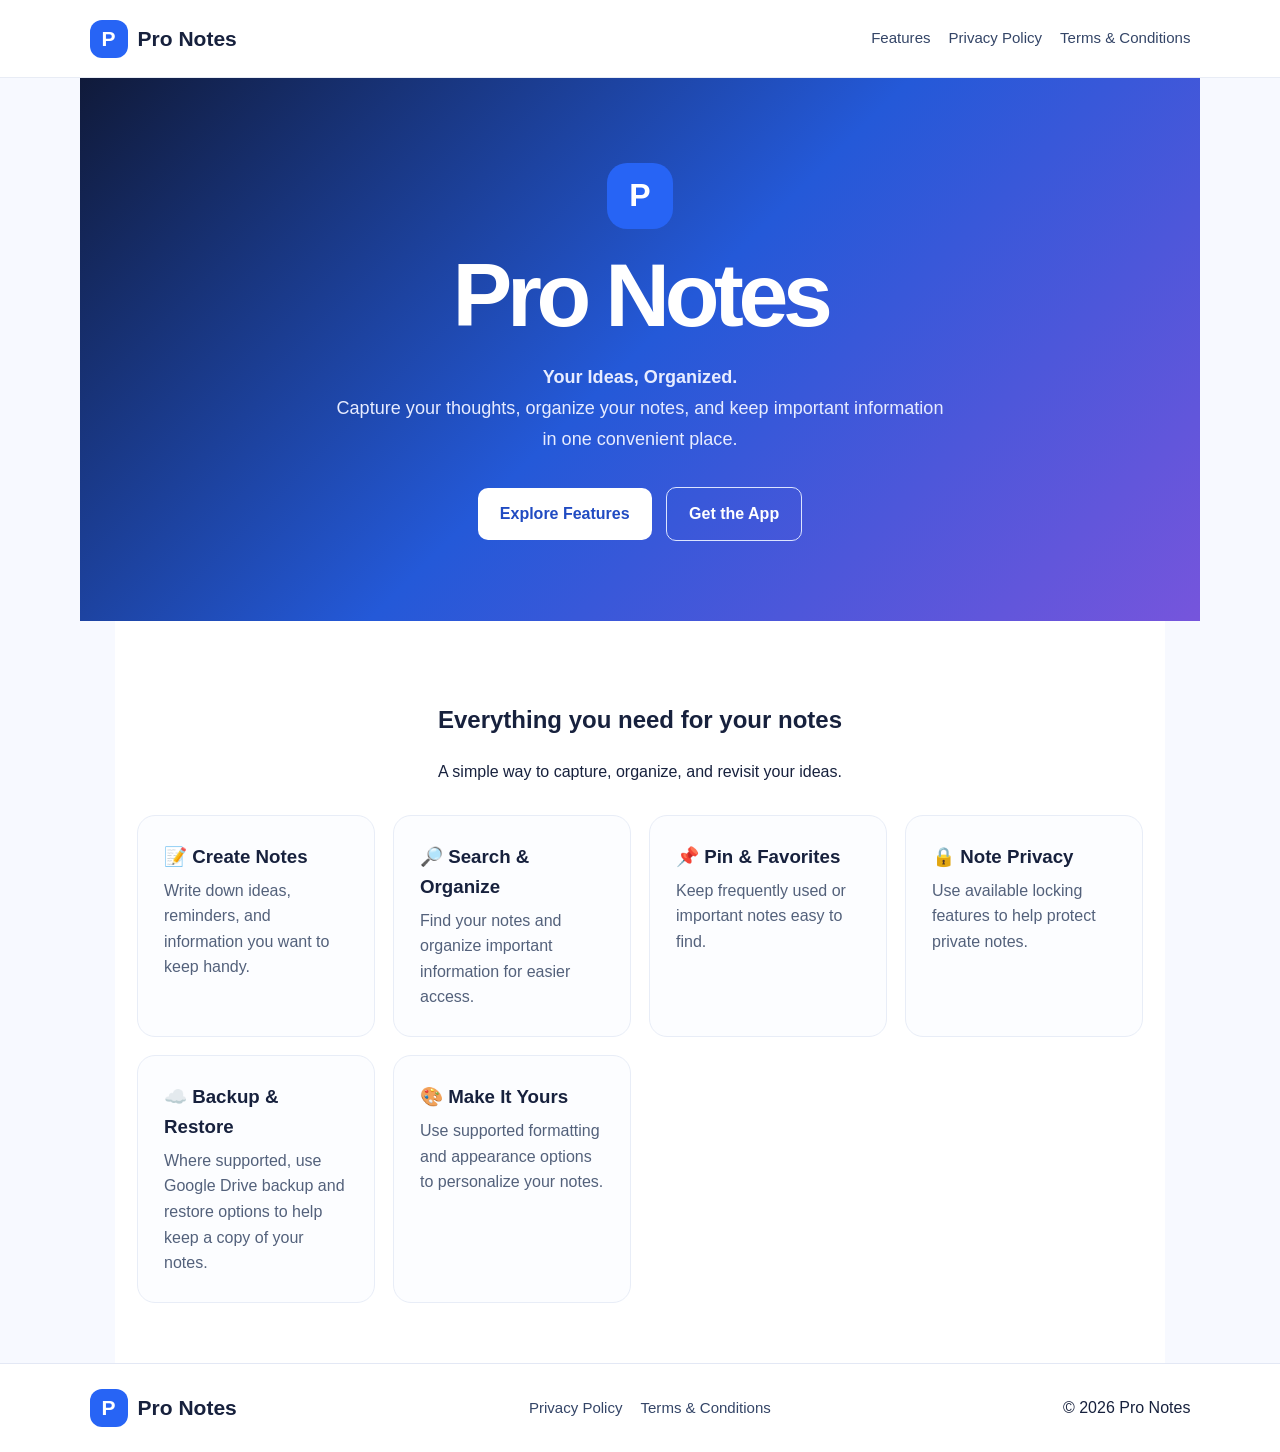
<file: index.html>
<!doctype html>
<html lang="en">
<head>
  <meta charset="utf-8">
  <meta name="viewport" content="width=device-width, initial-scale=1">
  <meta name="theme-color" content="#101a3a">
  <meta name="description" content="Pro Notes helps you capture ideas, organize notes, and keep important information close at hand.">

  <!-- Google Search Console verification -->
  <meta name="google-site-verification" content="WwUCZUCePPNgvOISvV380MZwy6tDJCocYududXprWcE" />

  <title>Pro Notes — Your Ideas, Organized</title>
  <link rel="stylesheet" href="styles.css">

  <style>
    body { margin:0; font-family:Arial,sans-serif; background:#f7f9ff; color:#17213d; }
    .top { display:flex; justify-content:space-between; align-items:center; padding:18px 7%; background:#fff; }
    .brand { display:flex; align-items:center; gap:10px; text-decoration:none; color:#17213d; font-weight:bold; font-size:21px; }
    .logo { display:grid; place-items:center; width:38px; height:38px; border-radius:12px; background:#2764f5; color:white; }
    nav { display:flex; gap:18px; flex-wrap:wrap; }
    nav a, footer a { color:#344567; text-decoration:none; }
    .hero { text-align:center; padding:85px 20px 75px; color:white; background:linear-gradient(135deg,#101a3a,#2459d8,#7655dc); }
    .hero .logo { margin:auto; width:66px; height:66px; font-size:32px; border-radius:20px; }
    h1 { font-size:clamp(38px,7vw,66px); margin:22px 0 12px; }
    .hero p { max-width:620px; margin:0 auto 28px; line-height:1.7; color:#e7ecff; }
    .btn { display:inline-block; padding:13px 22px; margin:5px; border-radius:10px; background:#fff; color:#204bc2; text-decoration:none; font-weight:bold; }
    .btn.secondary { background:transparent; color:white; border:1px solid #dce4ff; }
    .features { max-width:1050px; margin:auto; padding:60px 22px; }
    .features h2, .features > p { text-align:center; }
    .cards { display:grid; grid-template-columns:repeat(auto-fit,minmax(220px,1fr)); gap:18px; margin-top:30px; }
    .card { background:white; padding:24px; border:1px solid #e3e8f5; border-radius:16px; }
    .card h3 { margin-top:0; }
    .card p { color:#53617b; line-height:1.6; }
    footer { display:flex; justify-content:space-between; gap:18px; flex-wrap:wrap; padding:25px 7%; background:#fff; border-top:1px solid #e3e8f5; }
    footer div { display:flex; gap:18px; flex-wrap:wrap; }
  </style>
</head>
<body>
  <header class="top">
    <a class="brand" href="./"><span class="logo">P</span><span>Pro Notes</span></a>
    <nav>
      <a href="#features">Features</a>
      <a href="privacy/">Privacy Policy</a>
      <a href="terms/">Terms &amp; Conditions</a>
    </nav>
  </header>

  <main>
    <section class="hero">
      <div class="logo">P</div>
      <h1>Pro Notes</h1>
      <p><strong>Your Ideas, Organized.</strong><br>
      Capture your thoughts, organize your notes, and keep important information in one convenient place.</p>
      <a class="btn" href="#features">Explore Features</a>
      <a class="btn secondary" href="https://play.google.com/store/apps/details?id=com.ranaasim.pronotes">Get the App</a>
    </section>

    <section class="features" id="features">
      <h2>Everything you need for your notes</h2>
      <p>A simple way to capture, organize, and revisit your ideas.</p>
      <div class="cards">
        <article class="card">
          <h3>📝 Create Notes</h3>
          <p>Write down ideas, reminders, and information you want to keep handy.</p>
        </article>
        <article class="card">
          <h3>🔎 Search &amp; Organize</h3>
          <p>Find your notes and organize important information for easier access.</p>
        </article>
        <article class="card">
          <h3>📌 Pin &amp; Favorites</h3>
          <p>Keep frequently used or important notes easy to find.</p>
        </article>
        <article class="card">
          <h3>🔒 Note Privacy</h3>
          <p>Use available locking features to help protect private notes.</p>
        </article>
        <article class="card">
          <h3>☁️ Backup &amp; Restore</h3>
          <p>Where supported, use Google Drive backup and restore options to help keep a copy of your notes.</p>
        </article>
        <article class="card">
          <h3>🎨 Make It Yours</h3>
          <p>Use supported formatting and appearance options to personalize your notes.</p>
        </article>
      </div>
    </section>
  </main>

  <footer>
    <a class="brand" href="./"><span class="logo">P</span><span>Pro Notes</span></a>
    <div>
      <a href="privacy/">Privacy Policy</a>
      <a href="terms/">Terms &amp; Conditions</a>
    </div>
    <span>© 2026 Pro Notes</span>
  </footer>
</body>
</html>
</file>
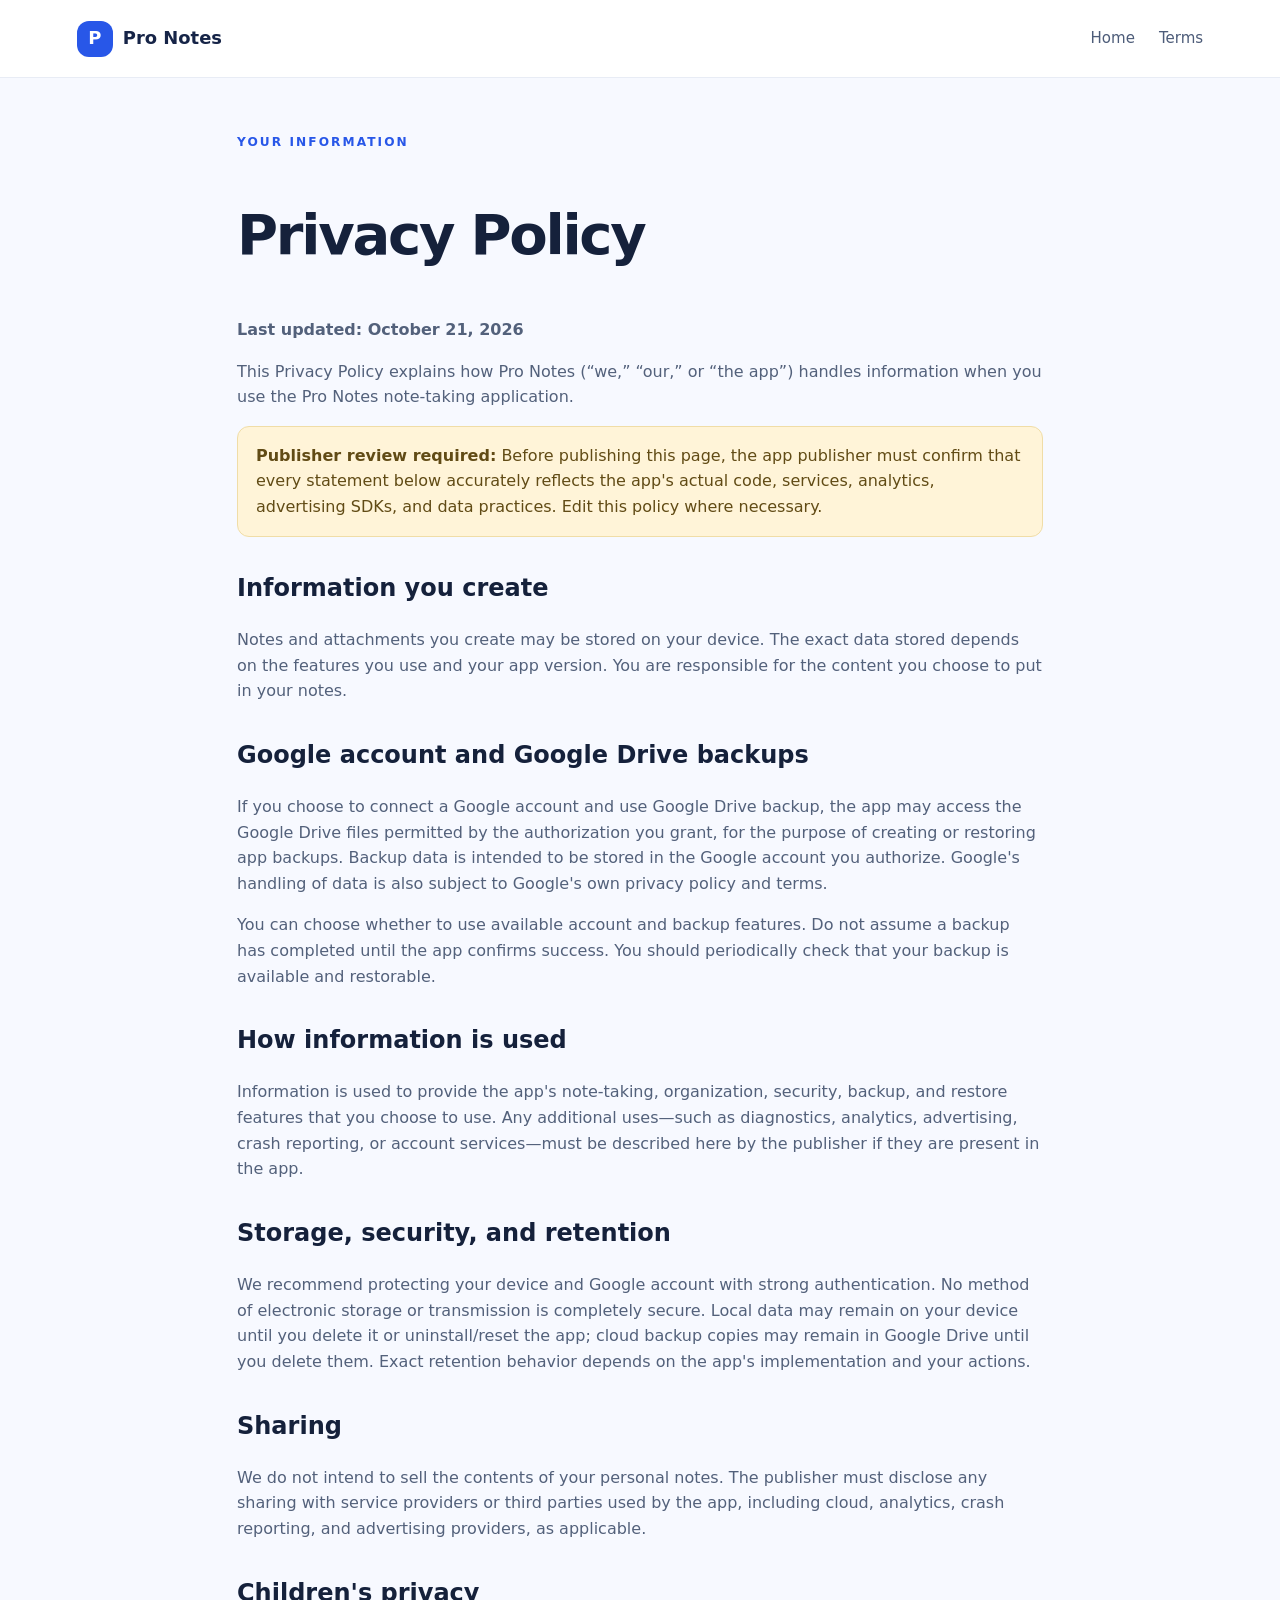
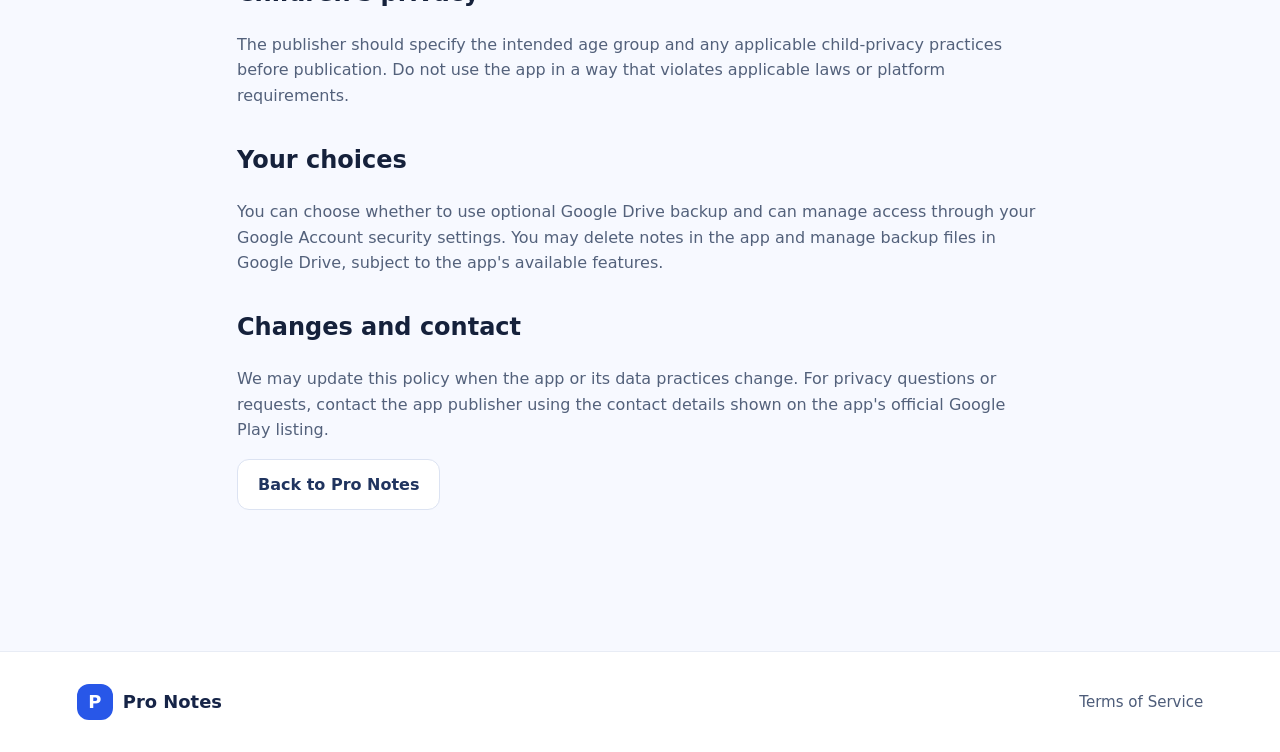
<file: privacy/index.html>
<!doctype html><html lang="en"><head><meta charset="utf-8"><meta name="viewport" content="width=device-width,initial-scale=1"><title>Privacy Policy — Pro Notes</title><link rel="stylesheet" href="../styles.css"><style>.doc{max-width:850px;margin:55px auto;padding:0 22px 70px}.doc h1{font-size:clamp(2.3rem,5vw,3.5rem);letter-spacing:-.04em}.doc h2{margin-top:32px}.doc p,.doc li{color:#53617b}.notice{padding:16px 18px;background:#fff4d8;border:1px solid #f0dda7;border-radius:12px;color:#614b15}</style></head><body><header class="top"><a class="brand" href="../index.html"><span class="logo">P</span><span>Pro Notes</span></a><nav><a href="../index.html">Home</a><a href="../terms/index.html">Terms</a></nav></header><main class="doc"><div class="eyebrow">YOUR INFORMATION</div><h1>Privacy Policy</h1><p><strong>Last updated: October 21, 2026</strong></p><p>This Privacy Policy explains how Pro Notes (“we,” “our,” or “the app”) handles information when you use the Pro Notes note-taking application.</p><div class="notice"><strong>Publisher review required:</strong> Before publishing this page, the app publisher must confirm that every statement below accurately reflects the app's actual code, services, analytics, advertising SDKs, and data practices. Edit this policy where necessary.</div><h2>Information you create</h2><p>Notes and attachments you create may be stored on your device. The exact data stored depends on the features you use and your app version. You are responsible for the content you choose to put in your notes.</p><h2>Google account and Google Drive backups</h2><p>If you choose to connect a Google account and use Google Drive backup, the app may access the Google Drive files permitted by the authorization you grant, for the purpose of creating or restoring app backups. Backup data is intended to be stored in the Google account you authorize. Google's handling of data is also subject to Google's own privacy policy and terms.</p><p>You can choose whether to use available account and backup features. Do not assume a backup has completed until the app confirms success. You should periodically check that your backup is available and restorable.</p><h2>How information is used</h2><p>Information is used to provide the app's note-taking, organization, security, backup, and restore features that you choose to use. Any additional uses—such as diagnostics, analytics, advertising, crash reporting, or account services—must be described here by the publisher if they are present in the app.</p><h2>Storage, security, and retention</h2><p>We recommend protecting your device and Google account with strong authentication. No method of electronic storage or transmission is completely secure. Local data may remain on your device until you delete it or uninstall/reset the app; cloud backup copies may remain in Google Drive until you delete them. Exact retention behavior depends on the app's implementation and your actions.</p><h2>Sharing</h2><p>We do not intend to sell the contents of your personal notes. The publisher must disclose any sharing with service providers or third parties used by the app, including cloud, analytics, crash reporting, and advertising providers, as applicable.</p><h2>Children's privacy</h2><p>The publisher should specify the intended age group and any applicable child-privacy practices before publication. Do not use the app in a way that violates applicable laws or platform requirements.</p><h2>Your choices</h2><p>You can choose whether to use optional Google Drive backup and can manage access through your Google Account security settings. You may delete notes in the app and manage backup files in Google Drive, subject to the app's available features.</p><h2>Changes and contact</h2><p>We may update this policy when the app or its data practices change. For privacy questions or requests, contact the app publisher using the contact details shown on the app's official Google Play listing.</p><p><a class="btn secondary" href="../index.html">Back to Pro Notes</a></p></main><footer><a class="brand" href="../index.html"><span class="logo">P</span><span>Pro Notes</span></a><div><a href="../terms/index.html">Terms of Service</a></div></footer></body></html>
</file>
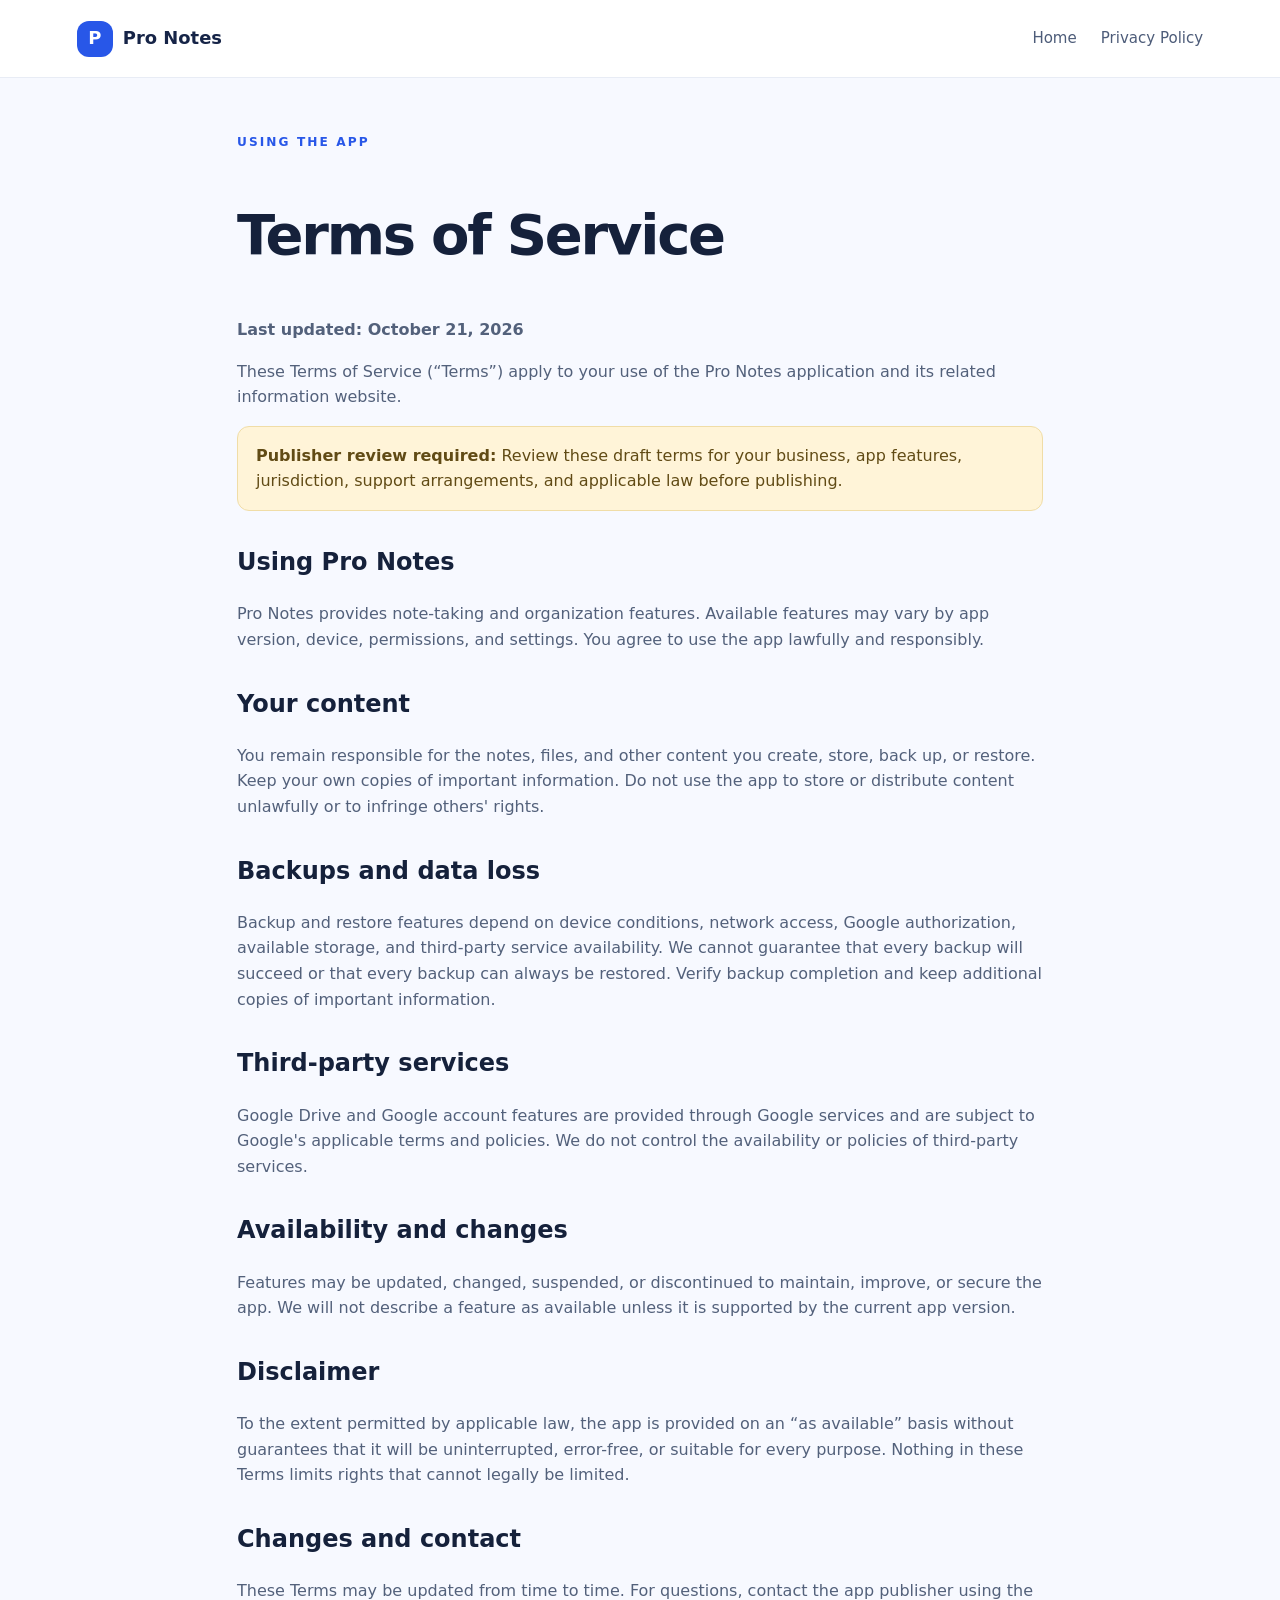
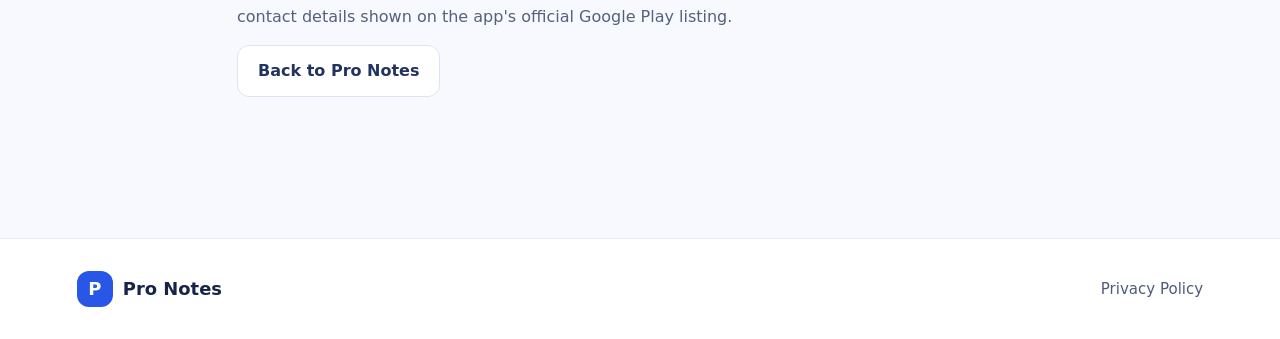
<file: terms/index.html>
<!doctype html><html lang="en"><head><meta charset="utf-8"><meta name="viewport" content="width=device-width,initial-scale=1"><title>Terms of Service — Pro Notes</title><link rel="stylesheet" href="../styles.css"><style>.doc{max-width:850px;margin:55px auto;padding:0 22px 70px}.doc h1{font-size:clamp(2.3rem,5vw,3.5rem);letter-spacing:-.04em}.doc h2{margin-top:32px}.doc p,.doc li{color:#53617b}.notice{padding:16px 18px;background:#fff4d8;border:1px solid #f0dda7;border-radius:12px;color:#614b15}</style></head><body><header class="top"><a class="brand" href="../index.html"><span class="logo">P</span><span>Pro Notes</span></a><nav><a href="../index.html">Home</a><a href="../privacy/index.html">Privacy Policy</a></nav></header><main class="doc"><div class="eyebrow">USING THE APP</div><h1>Terms of Service</h1><p><strong>Last updated: October 21, 2026</strong></p><p>These Terms of Service (“Terms”) apply to your use of the Pro Notes application and its related information website.</p><div class="notice"><strong>Publisher review required:</strong> Review these draft terms for your business, app features, jurisdiction, support arrangements, and applicable law before publishing.</div><h2>Using Pro Notes</h2><p>Pro Notes provides note-taking and organization features. Available features may vary by app version, device, permissions, and settings. You agree to use the app lawfully and responsibly.</p><h2>Your content</h2><p>You remain responsible for the notes, files, and other content you create, store, back up, or restore. Keep your own copies of important information. Do not use the app to store or distribute content unlawfully or to infringe others' rights.</p><h2>Backups and data loss</h2><p>Backup and restore features depend on device conditions, network access, Google authorization, available storage, and third-party service availability. We cannot guarantee that every backup will succeed or that every backup can always be restored. Verify backup completion and keep additional copies of important information.</p><h2>Third-party services</h2><p>Google Drive and Google account features are provided through Google services and are subject to Google's applicable terms and policies. We do not control the availability or policies of third-party services.</p><h2>Availability and changes</h2><p>Features may be updated, changed, suspended, or discontinued to maintain, improve, or secure the app. We will not describe a feature as available unless it is supported by the current app version.</p><h2>Disclaimer</h2><p>To the extent permitted by applicable law, the app is provided on an “as available” basis without guarantees that it will be uninterrupted, error-free, or suitable for every purpose. Nothing in these Terms limits rights that cannot legally be limited.</p><h2>Changes and contact</h2><p>These Terms may be updated from time to time. For questions, contact the app publisher using the contact details shown on the app's official Google Play listing.</p><p><a class="btn secondary" href="../index.html">Back to Pro Notes</a></p></main><footer><a class="brand" href="../index.html"><span class="logo">P</span><span>Pro Notes</span></a><div><a href="../privacy/index.html">Privacy Policy</a></div></footer></body></html>
</file>
<file: styles.css>
*{box-sizing:border-box}html{scroll-behavior:smooth}body{margin:0;font-family:Inter,ui-sans-serif,system-ui,-apple-system,BlinkMacSystemFont,"Segoe UI",sans-serif;color:#15213b;background:#f7f9ff;line-height:1.6}.top{height:78px;display:flex;align-items:center;justify-content:space-between;padding:0 max(6vw,22px);background:#fff;border-bottom:1px solid #e8ecf5}.brand{display:flex;align-items:center;gap:10px;color:#162447;text-decoration:none;font-weight:800;font-size:1.12rem}.logo{width:36px;height:36px;border-radius:12px;background:#2857e8;color:white;display:grid;place-items:center;font-weight:900}nav,footer>div{display:flex;gap:24px}nav a,footer a{color:#4d5c79;text-decoration:none;font-size:.94rem}nav a:hover,footer a:hover{color:#2857e8}.hero{padding:100px 22px 86px;max-width:1120px;margin:auto}.eyebrow{font-size:.76rem;letter-spacing:.17em;font-weight:800;color:#2857e8}.hero h1{font-size:clamp(3rem,7vw,5.6rem);line-height:1.04;letter-spacing:-.06em;margin:20px 0}.hero h1 span{color:#2857e8}.hero p{max-width:650px;color:#5e6b85;font-size:1.13rem}.actions{display:flex;flex-wrap:wrap;gap:12px;margin:28px 0}.btn{display:inline-block;padding:12px 20px;border-radius:12px;text-decoration:none;font-weight:700}.primary{background:#2857e8;color:#fff;box-shadow:0 8px 24px #2857e82a}.secondary{background:#fff;color:#20345f;border:1px solid #dce3f2}.trust{display:flex;flex-wrap:wrap;gap:20px;margin-top:35px;color:#5e6b85;font-size:.9rem}.features{background:#fff;padding:78px max(6vw,22px) 90px}.section-head{max-width:720px;margin:0 auto 36px;text-align:center}.section-head h2,.callout h2{font-size:clamp(2rem,4vw,3rem);line-height:1.15;letter-spacing:-.04em;margin:12px 0}.section-head p,.cards p,.callout p{color:#65718a}.cards{max-width:1120px;margin:auto;display:grid;grid-template-columns:repeat(3,1fr);gap:18px}.cards article{padding:26px;border:1px solid #e8edf7;border-radius:18px;background:#fcfdff}.ico{display:grid;place-items:center;width:44px;height:44px;border-radius:13px;background:#edf2ff;color:#2857e8;font-size:1.4rem}.cards h3{margin:18px 0 6px}.cards p{margin:0}.callout{max-width:1120px;margin:64px auto;padding:42px;border-radius:24px;background:#1c2f60;color:#fff;display:flex;justify-content:space-between;align-items:center;gap:24px}.callout .eyebrow{color:#9db7ff}.callout p{color:#d1d9ee}.light{background:#fff;color:#20345f;white-space:nowrap}footer{padding:32px max(6vw,22px);background:#fff;border-top:1px solid #e8ecf5;display:flex;align-items:center;justify-content:space-between;gap:18px;flex-wrap:wrap}footer p{font-size:.88rem;color:#74809a;margin:0}.small{width:100%;font-size:.78rem}@media(max-width:760px){.top{height:auto;min-height:70px;gap:12px;flex-wrap:wrap;padding-top:16px;padding-bottom:16px}nav{gap:14px;flex-wrap:wrap}.hero{padding-top:70px}.cards{grid-template-columns:1fr}.callout{margin:30px 18px;padding:28px;display:block}.callout .btn{margin-top:14px}footer{align-items:flex-start;flex-direction:column}}
</file>
